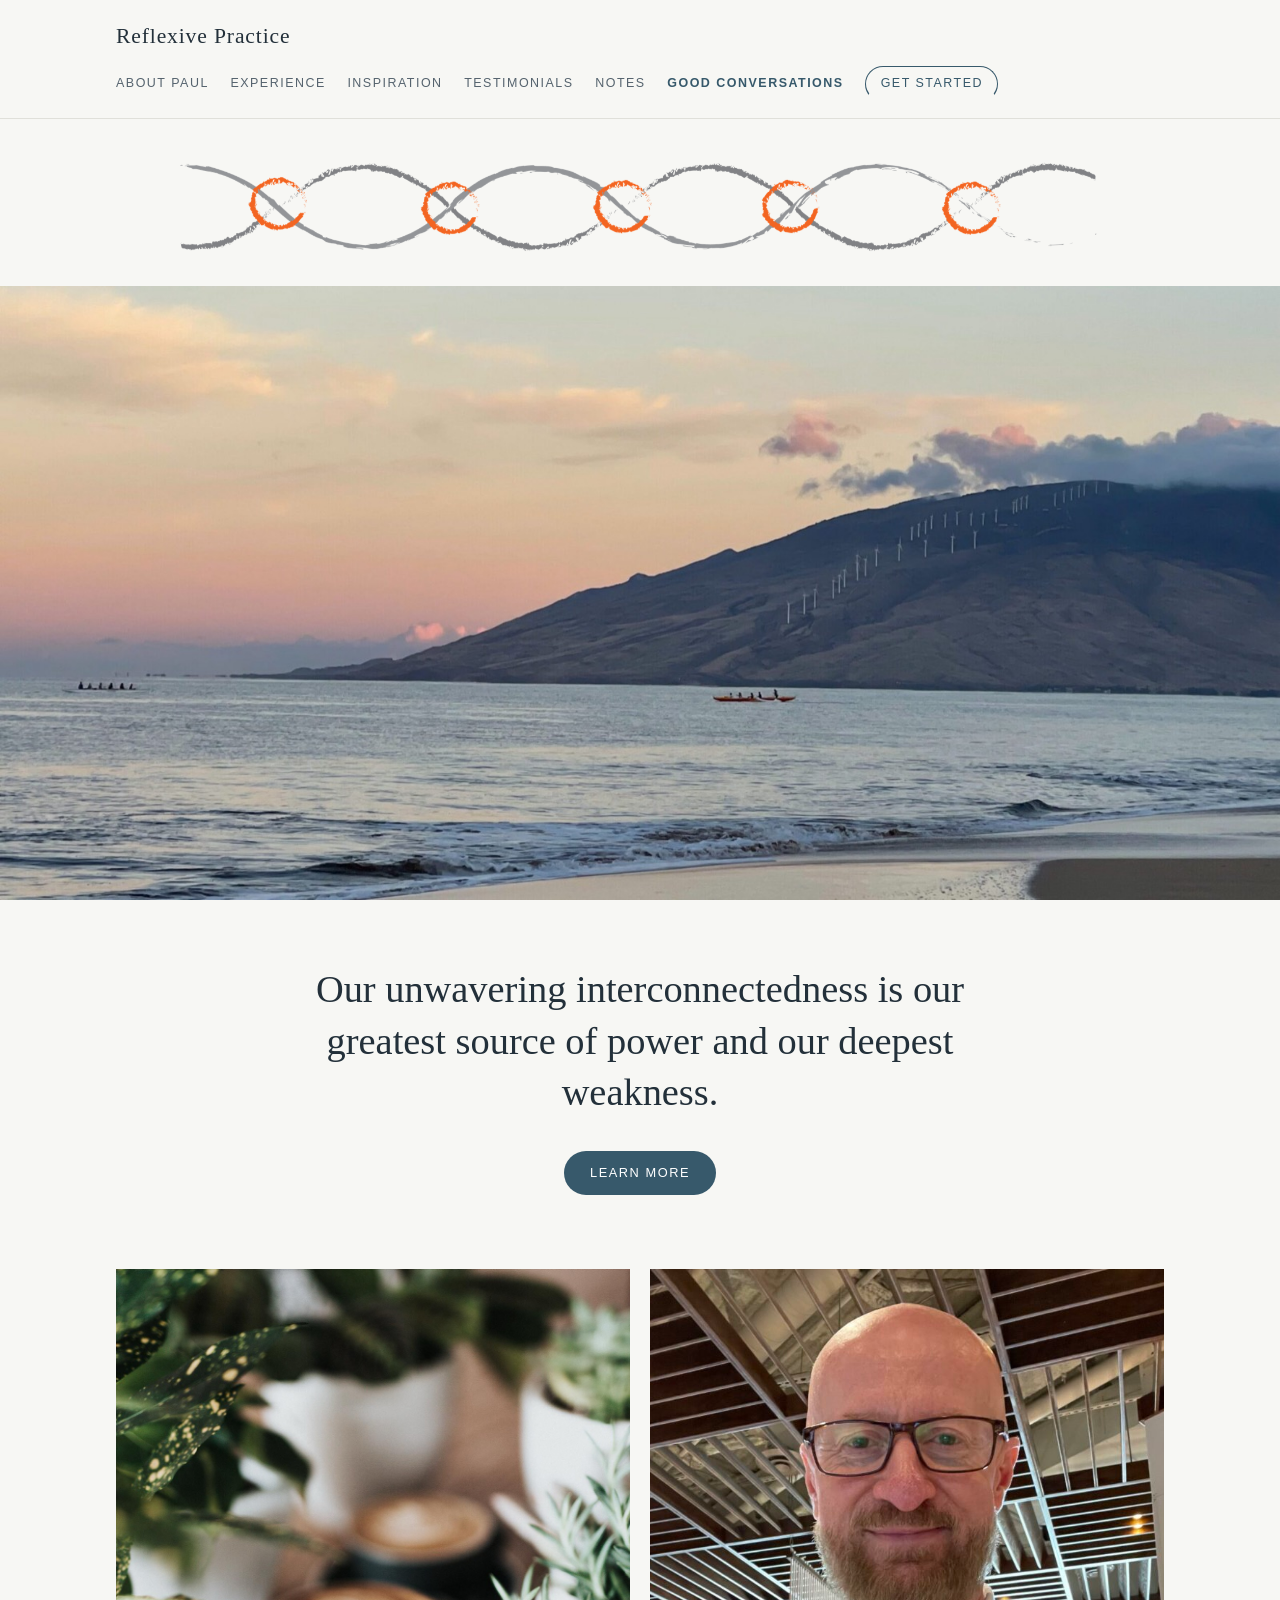
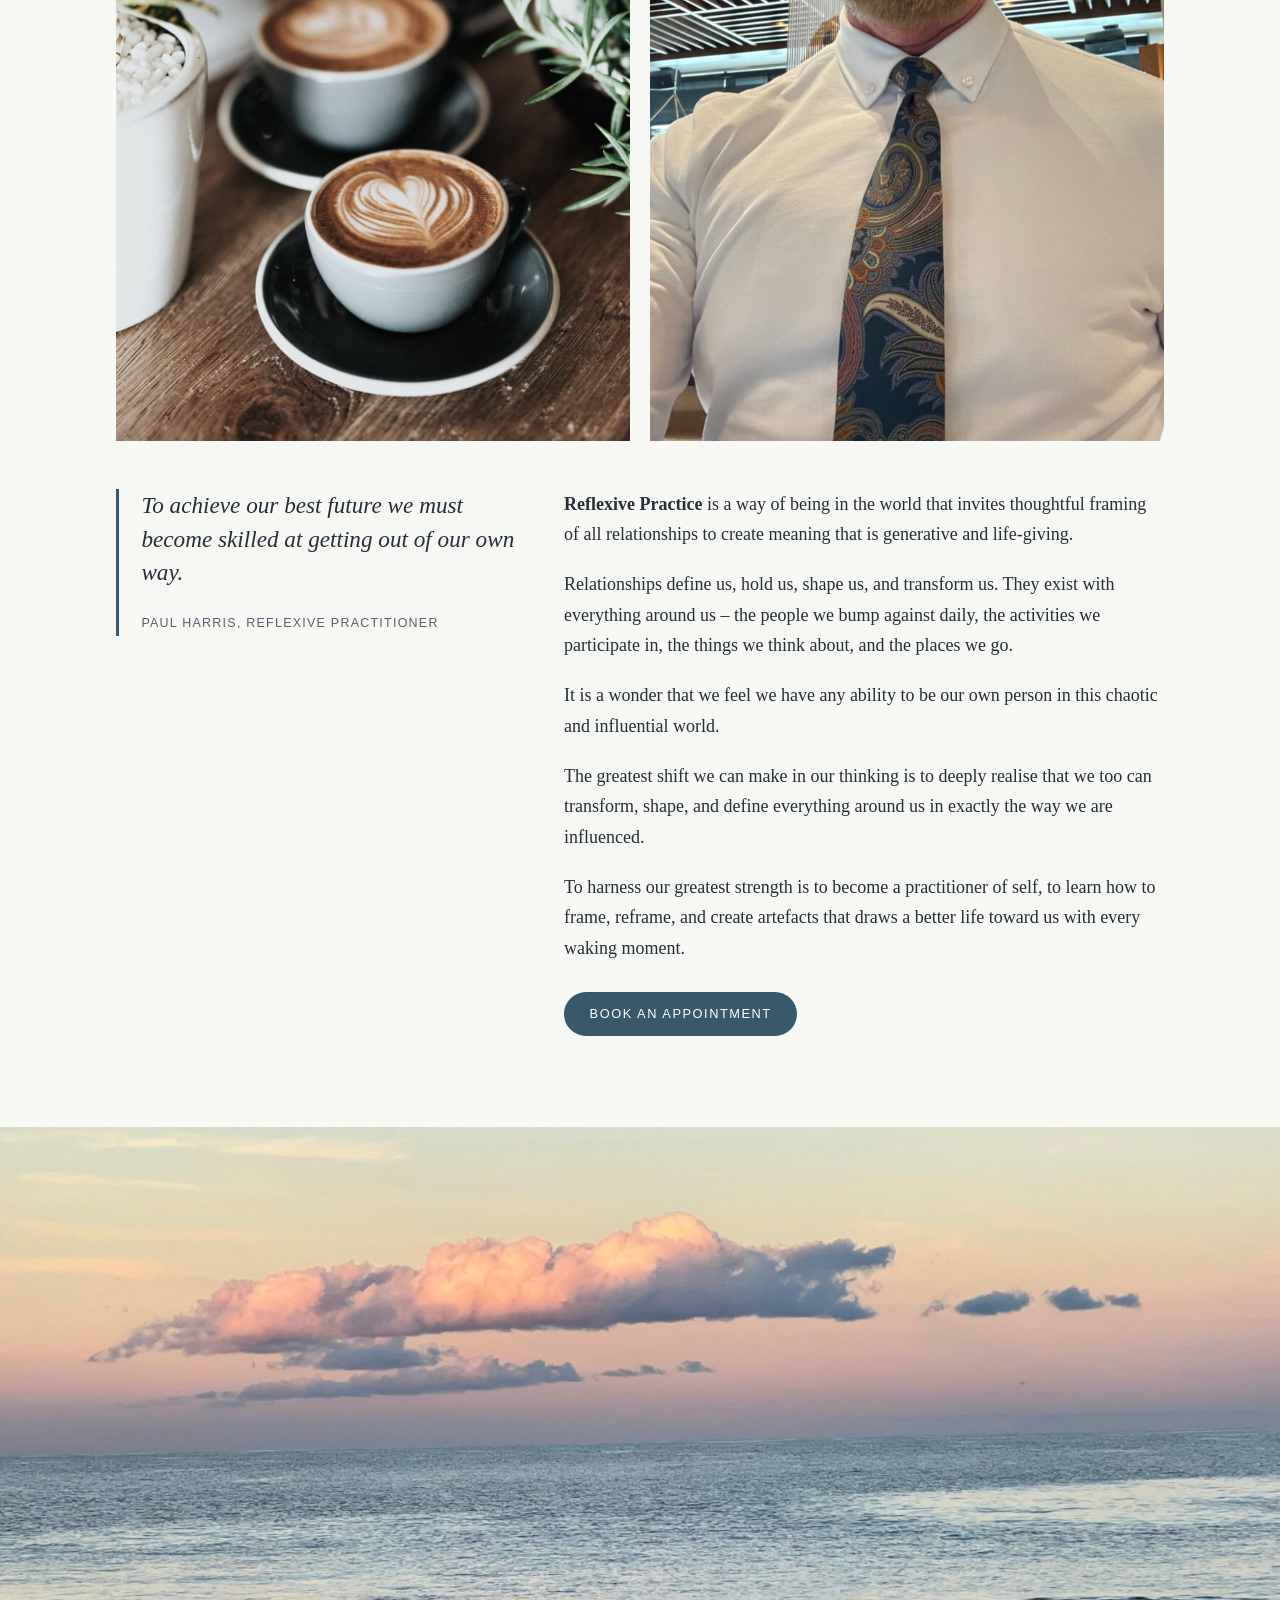
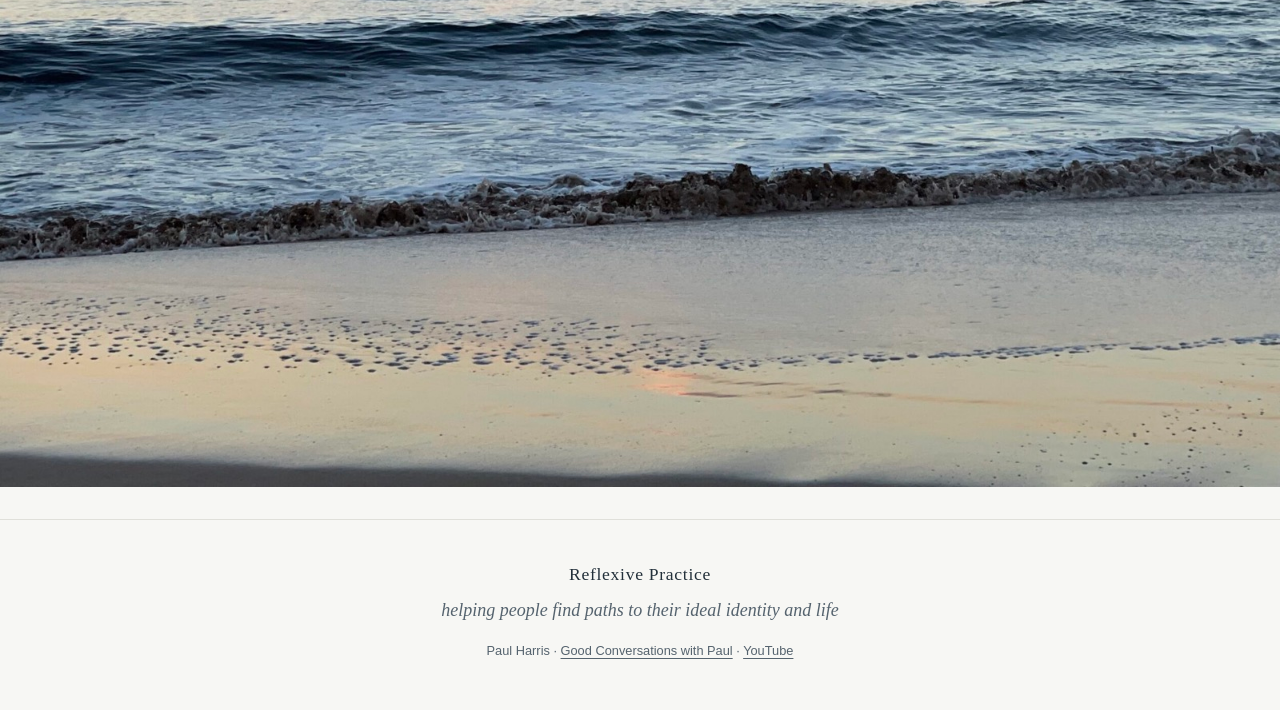
<file: index.html>
<!DOCTYPE html>
<html lang="en">
<head>
<meta charset="utf-8">
<meta name="viewport" content="width=device-width, initial-scale=1">
<title>Reflexive Practice &#8211; helping people find paths to their ideal identity and life</title>
<meta name="description" content="helping people find paths to their ideal identity and life">
<link rel="icon" type="image/jpeg" href="/img/favicon.jpeg">
<link rel="stylesheet" href="/css/style.css">
</head>
<body>
<header class="site-header">
  <div class="wrap header-inner">
    <a class="wordmark" href="/">Reflexive&nbsp;Practice</a>
    <nav class="site-nav">
        <a href="/coach/">About Paul</a>
        <a href="/experience/">Experience</a>
        <a href="/inspiration/">Inspiration</a>
        <a href="/testimonials/">Testimonials</a>
        <a href="/writing/">Notes</a>
        <a href="/good-conversations-with-paul/" data-podcast="">Good Conversations</a>
        <a class="btn-nav" href="/getstarted/">Get started</a>
    </nav>
  </div>
</header>

<main>

<div class="banner-strip"><img src="/img/practice-banner.png" alt="Reflexive Practice"></div>

<figure class="full-bleed"><img src="/img/ocean-at-sunrise.jpg" alt="Ocean at sunrise"></figure>

<section class="wrap narrow hero-statement">
  <h1>Our unwavering interconnectedness is our greatest source of power and our deepest weakness.</h1>
  <p class="center"><a class="btn" href="/coach/">Learn More</a></p>
</section>

<section class="wrap duo-images">
  <figure><img src="/img/home-image-2.jpg" alt=""></figure>
  <figure><img src="/img/ph-portrait.jpg" alt="Portrait of Paul Harris"></figure>
</section>

<section class="wrap two-col">
  <div class="col-quote">
    <blockquote>
      <p>To achieve our best future we must become skilled at getting out of our own way.</p>
      <cite>Paul Harris, Reflexive Practitioner</cite>
    </blockquote>
  </div>
  <div class="col-text">
    <p><strong>Reflexive Practice</strong> is a way of being in the world that invites thoughtful framing of all relationships to create meaning that is generative and life-giving.</p>
    <p>Relationships define us, hold us, shape us, and transform us. They exist with everything around us &#8211; the people we bump against daily, the activities we participate in, the things we think about, and the places we go.</p>
    <p>It is a wonder that we feel we have any ability to be our own person in this chaotic and influential world.</p>
    <p>The greatest shift we can make in our thinking is to deeply realise that we too can transform, shape, and define everything around us in exactly the way we are influenced.</p>
    <p>To harness our greatest strength is to become a practitioner of self, to learn how to frame, reframe, and create artefacts that draws a better life toward us with every waking moment.</p>
    <p><a class="btn" href="/getstarted/">Book an appointment</a></p>
  </div>
</section>

<figure class="full-bleed"><img src="/img/ocean.jpg" alt="Ocean"></figure>

</main>

<footer class="site-footer">
  <div class="wrap">
    <p class="footer-name">Reflexive Practice</p>
    <p class="footer-tag">helping people find paths to their ideal identity and life</p>
    <p class="footer-meta">Paul Harris &middot; <a href="/good-conversations-with-paul/">Good Conversations with Paul</a> &middot; <a href="https://www.youtube.com/@reflexivepractice">YouTube</a></p>
  </div>
</footer>
</body>
</html>
</file>
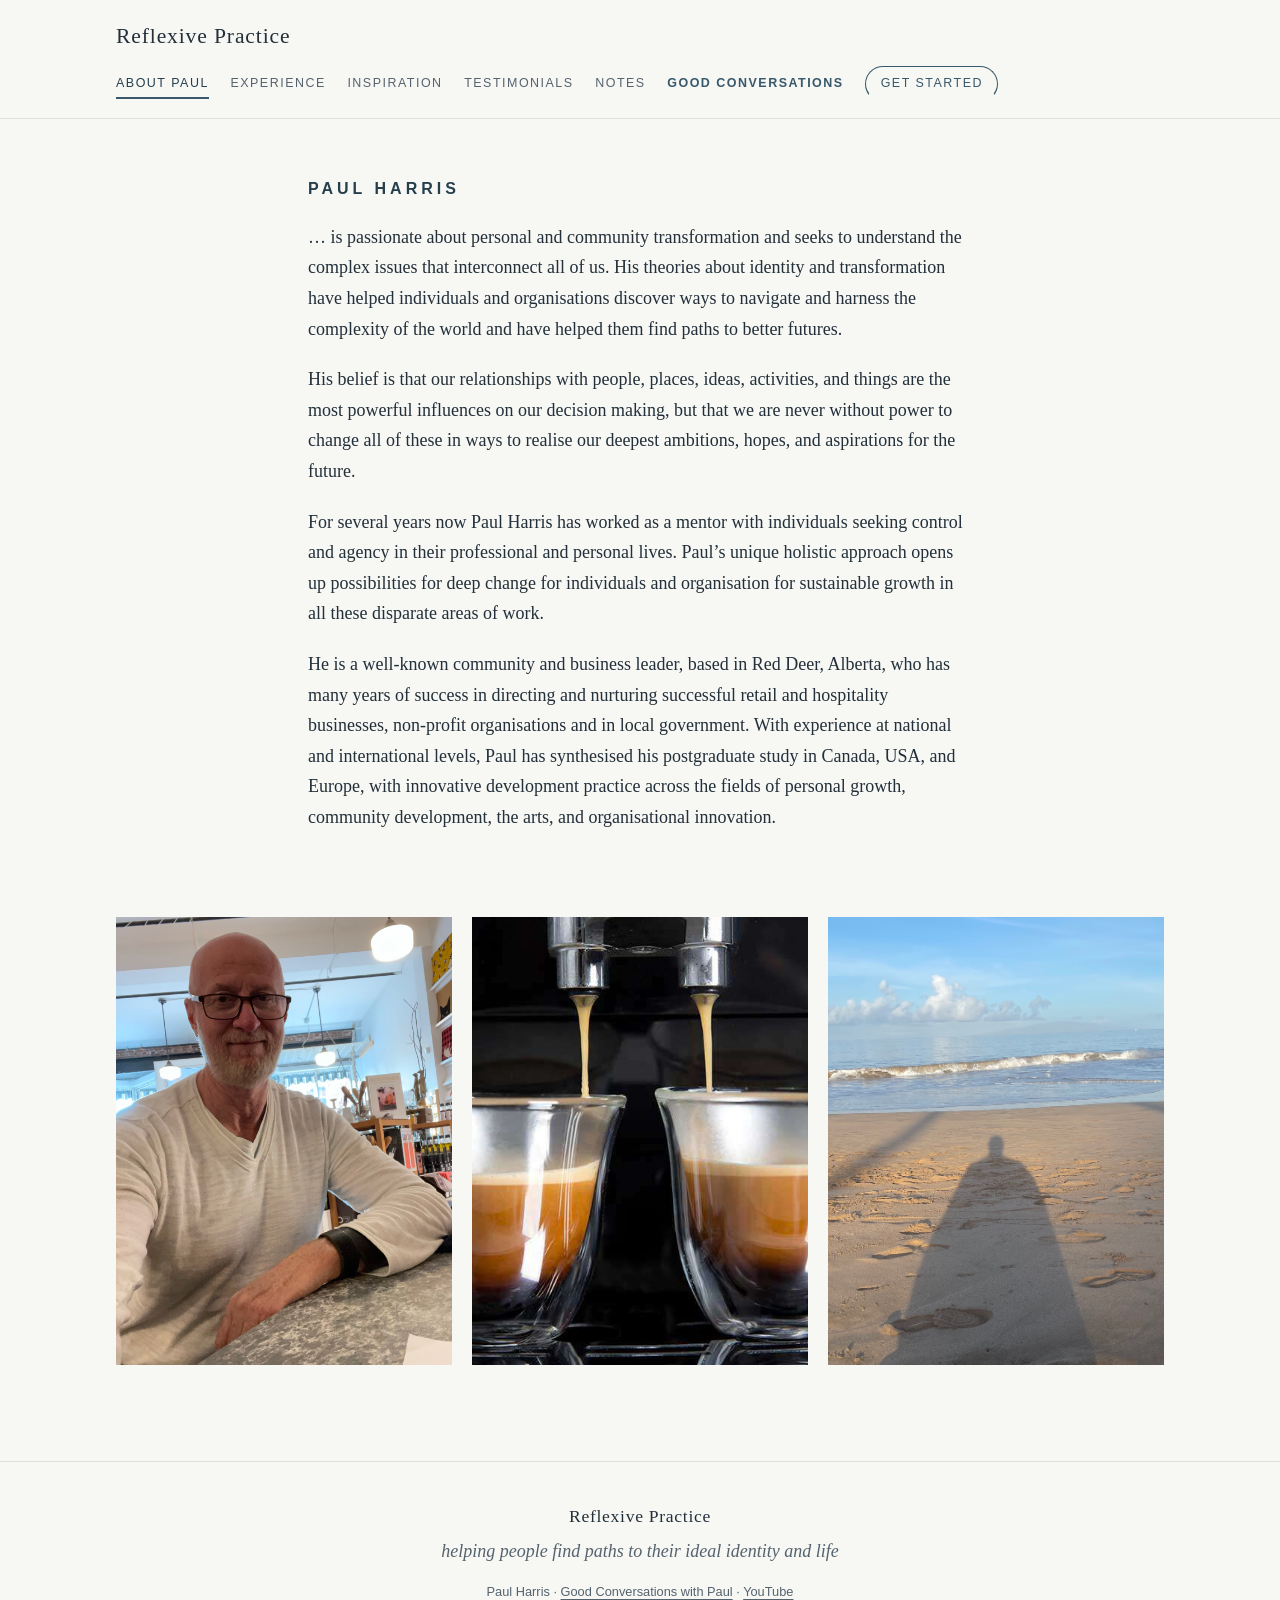
<file: coach/index.html>
<!DOCTYPE html>
<html lang="en">
<head>
<meta charset="utf-8">
<meta name="viewport" content="width=device-width, initial-scale=1">
<title>About Paul &#8211; Reflexive Practice</title>
<meta name="description" content="helping people find paths to their ideal identity and life">
<link rel="icon" type="image/jpeg" href="/img/favicon.jpeg">
<link rel="stylesheet" href="/css/style.css">
</head>
<body>
<header class="site-header">
  <div class="wrap header-inner">
    <a class="wordmark" href="/">Reflexive&nbsp;Practice</a>
    <nav class="site-nav">
        <a href="/coach/" class="active">About Paul</a>
        <a href="/experience/">Experience</a>
        <a href="/inspiration/">Inspiration</a>
        <a href="/testimonials/">Testimonials</a>
        <a href="/writing/">Notes</a>
        <a href="/good-conversations-with-paul/" data-podcast="">Good Conversations</a>
        <a class="btn-nav" href="/getstarted/">Get started</a>
    </nav>
  </div>
</header>

<main>

<article class="wrap narrow page-body">
  <p class="kicker">Paul Harris</p>
  <p>&#8230; is passionate about personal and community transformation and seeks to understand the complex issues that interconnect all of us.&nbsp;His theories about identity and transformation have helped individuals and organisations discover ways to navigate and harness the complexity of the world and have helped them find paths to better futures.</p>
  <p>His belief is that our relationships with people, places, ideas, activities, and things are the most powerful influences on our decision making, but that we are never without power to change all of these in ways to realise our deepest ambitions, hopes, and aspirations for the future.</p>
  <p>For several years now Paul Harris has worked as a mentor with individuals seeking control and agency in their professional and personal lives. Paul&#8217;s unique holistic approach opens up possibilities for deep change for individuals and organisation for sustainable growth in all these disparate areas of work.</p>
  <p>He is a well-known community and business leader, based in Red Deer, Alberta, who has many years of success in directing and nurturing successful retail and hospitality businesses, non-profit organisations and in local government. With experience at national and international levels, Paul has synthesised his postgraduate study in Canada, USA, and Europe, with innovative development practice across the fields of personal growth, community development, the arts, and organisational innovation.</p>
</article>

<section class="wrap gallery-3">
  <figure><img src="/img/paul-harris-selfie.jpg" alt="Paul Harris"></figure>
  <figure><img src="/img/gallery-image-8.jpg" alt=""></figure>
  <figure><img src="/img/shadow.jpg" alt=""></figure>
</section>

</main>

<footer class="site-footer">
  <div class="wrap">
    <p class="footer-name">Reflexive Practice</p>
    <p class="footer-tag">helping people find paths to their ideal identity and life</p>
    <p class="footer-meta">Paul Harris &middot; <a href="/good-conversations-with-paul/">Good Conversations with Paul</a> &middot; <a href="https://www.youtube.com/@reflexivepractice">YouTube</a></p>
  </div>
</footer>
</body>
</html>
</file>
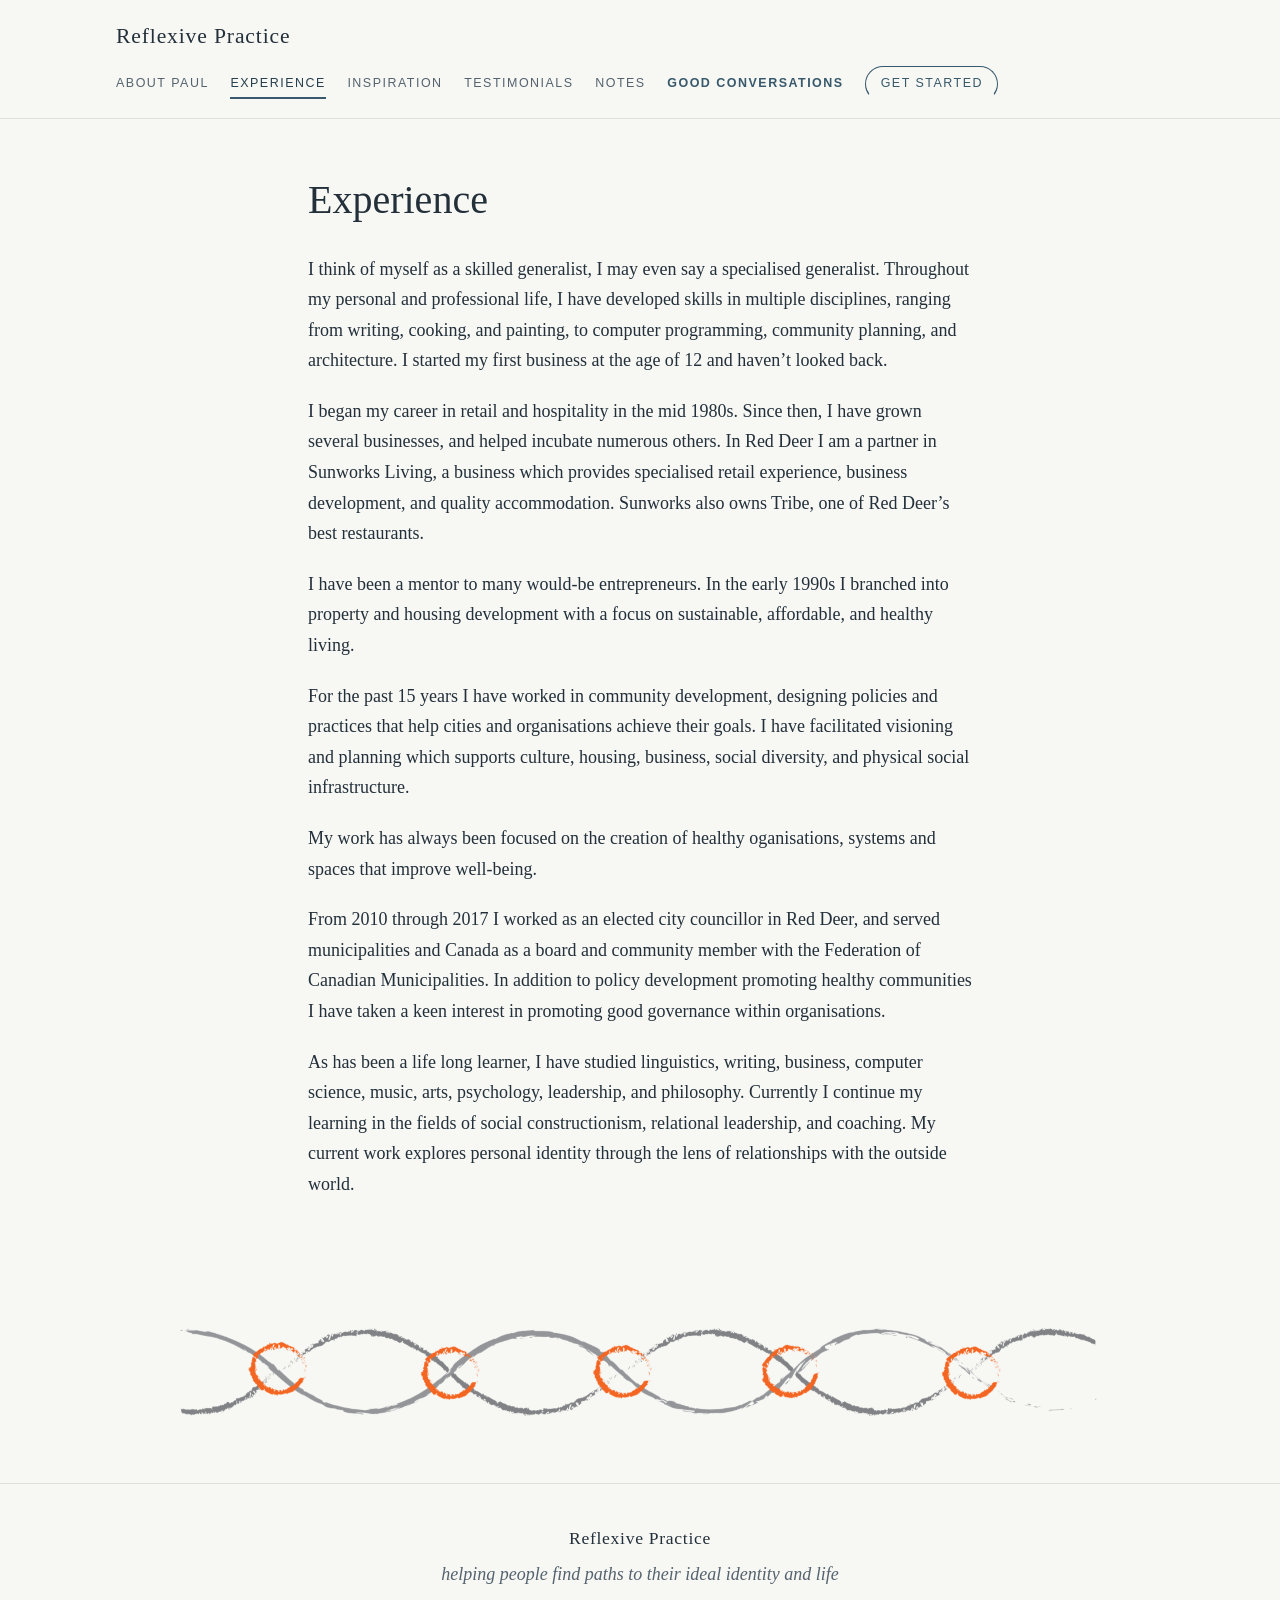
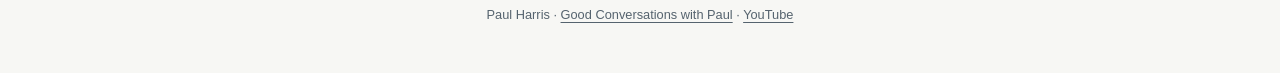
<file: experience/index.html>
<!DOCTYPE html>
<html lang="en">
<head>
<meta charset="utf-8">
<meta name="viewport" content="width=device-width, initial-scale=1">
<title>Experience &#8211; Reflexive Practice</title>
<meta name="description" content="helping people find paths to their ideal identity and life">
<link rel="icon" type="image/jpeg" href="/img/favicon.jpeg">
<link rel="stylesheet" href="/css/style.css">
</head>
<body>
<header class="site-header">
  <div class="wrap header-inner">
    <a class="wordmark" href="/">Reflexive&nbsp;Practice</a>
    <nav class="site-nav">
        <a href="/coach/">About Paul</a>
        <a href="/experience/" class="active">Experience</a>
        <a href="/inspiration/">Inspiration</a>
        <a href="/testimonials/">Testimonials</a>
        <a href="/writing/">Notes</a>
        <a href="/good-conversations-with-paul/" data-podcast="">Good Conversations</a>
        <a class="btn-nav" href="/getstarted/">Get started</a>
    </nav>
  </div>
</header>

<main>

<article class="wrap narrow page-body">
  <h1>Experience</h1>
  <p>I think of myself as a skilled generalist, I may even say a specialised generalist. Throughout my personal and professional life, I have developed skills in multiple disciplines, ranging from writing, cooking, and painting, to computer programming, community planning, and architecture. I started my first business at the age of 12 and haven&#8217;t looked back.</p>
  <p>I began my career in retail and hospitality in the mid 1980s. Since then, I have grown several businesses, and helped incubate numerous others. In Red Deer I am a partner in Sunworks Living, a business which provides specialised retail experience, business development, and quality accommodation. Sunworks also owns Tribe, one of Red Deer&#8217;s best restaurants.</p>
  <p>I have been a mentor to many would-be entrepreneurs. In the early 1990s I branched into property and housing development with a focus on sustainable, affordable, and healthy living.</p>
  <p>For the past 15 years I have worked in community development, designing policies and practices that help cities and organisations achieve their goals. I have facilitated visioning and planning which supports culture, housing, business, social diversity, and physical social infrastructure.</p>
  <p>My work has always been focused on the creation of healthy oganisations, systems and spaces that improve well-being.</p>
  <p>From 2010 through 2017 I worked as an elected city councillor in Red Deer, and served municipalities and Canada as a board and community member with the Federation of Canadian Municipalities. In addition to policy development promoting healthy communities I have taken a keen interest in promoting good governance within organisations.</p>
  <p>As has been a life long learner, I have studied linguistics, writing, business, computer science, music, arts, psychology, leadership, and philosophy. Currently I continue my learning in the fields of social constructionism, relational leadership, and coaching. My current work explores personal identity through the lens of relationships with the outside world.</p>
</article>

<div class="banner-strip"><img src="/img/practice-banner.png" alt="Reflexive Practice"></div>

</main>

<footer class="site-footer">
  <div class="wrap">
    <p class="footer-name">Reflexive Practice</p>
    <p class="footer-tag">helping people find paths to their ideal identity and life</p>
    <p class="footer-meta">Paul Harris &middot; <a href="/good-conversations-with-paul/">Good Conversations with Paul</a> &middot; <a href="https://www.youtube.com/@reflexivepractice">YouTube</a></p>
  </div>
</footer>
</body>
</html>
</file>
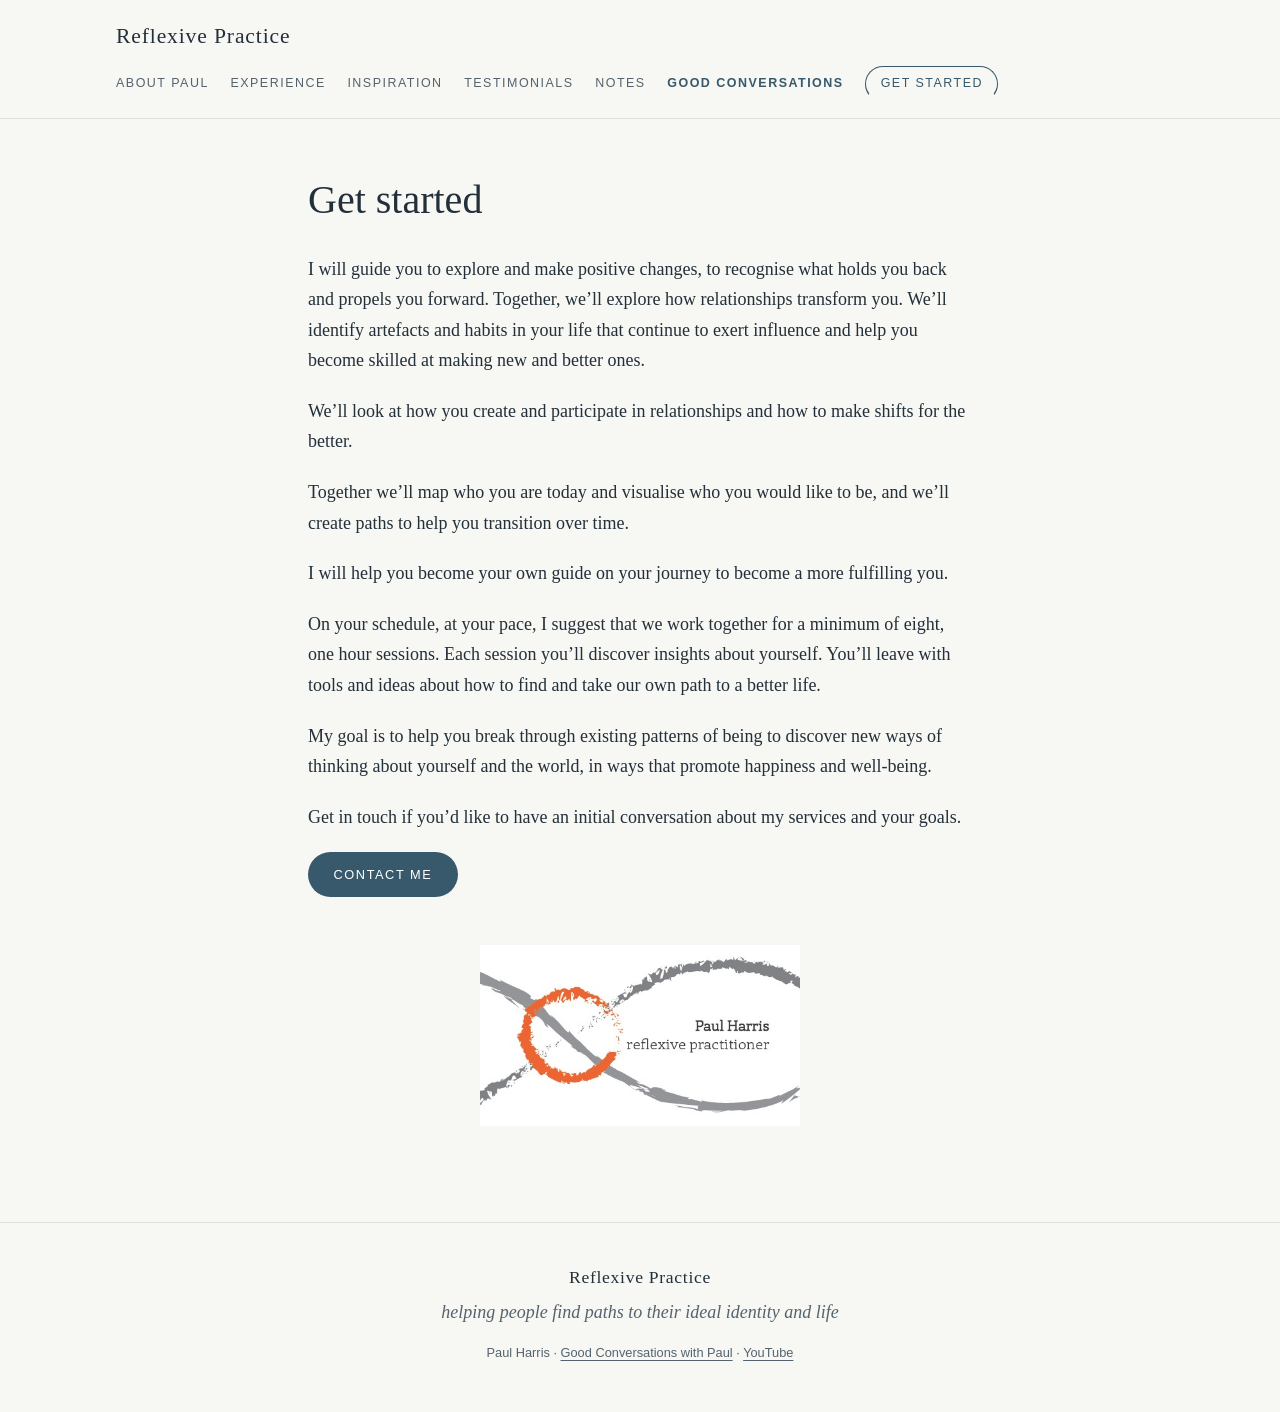
<file: getstarted/index.html>
<!DOCTYPE html>
<html lang="en">
<head>
<meta charset="utf-8">
<meta name="viewport" content="width=device-width, initial-scale=1">
<title>Get started &#8211; Reflexive Practice</title>
<meta name="description" content="helping people find paths to their ideal identity and life">
<link rel="icon" type="image/jpeg" href="/img/favicon.jpeg">
<link rel="stylesheet" href="/css/style.css">
</head>
<body>
<header class="site-header">
  <div class="wrap header-inner">
    <a class="wordmark" href="/">Reflexive&nbsp;Practice</a>
    <nav class="site-nav">
        <a href="/coach/">About Paul</a>
        <a href="/experience/">Experience</a>
        <a href="/inspiration/">Inspiration</a>
        <a href="/testimonials/">Testimonials</a>
        <a href="/writing/">Notes</a>
        <a href="/good-conversations-with-paul/" data-podcast="">Good Conversations</a>
        <a class="btn-nav" href="/getstarted/">Get started</a>
    </nav>
  </div>
</header>

<main>

<article class="wrap narrow page-body">
  <h1>Get started</h1>
  <p>I will guide you to explore and make positive changes, to recognise what holds you back and propels you forward. Together, we&#8217;ll explore how relationships transform you. We&#8217;ll identify artefacts and habits in your life that continue to exert influence and help you become skilled at making new and better ones.</p>
  <p>We&#8217;ll look at how you create and participate in relationships and how to make shifts for the better.</p>
  <p>Together we&#8217;ll map who you are today and visualise who you would like to be, and we&#8217;ll create paths to help you transition over time.</p>
  <p>I will help you become your own guide on your journey to become a more fulfilling you.</p>
  <p>On your schedule, at your pace, I suggest that we work together for a minimum of eight, one hour sessions. Each session you&#8217;ll discover insights about yourself. You&#8217;ll leave with tools and ideas about how to find and take our own path to a better life.</p>
  <p>My goal is to help you break through existing patterns of being to discover new ways of thinking about yourself and the world, in ways that promote happiness and well-being.</p>
  <p>Get in touch if you&#8217;d like to have an initial conversation about my services and your goals.</p>
  <p class="contact-cta"><a class="btn" href="mailto:paul@sunworks.ca?subject=Reflexive%20Practice%20%E2%80%94%20getting%20started">Contact me</a></p>
  <figure class="logo-figure"><img src="/img/logo.jpg" alt="Reflexive Practice logo"></figure>
</article>

</main>

<footer class="site-footer">
  <div class="wrap">
    <p class="footer-name">Reflexive Practice</p>
    <p class="footer-tag">helping people find paths to their ideal identity and life</p>
    <p class="footer-meta">Paul Harris &middot; <a href="/good-conversations-with-paul/">Good Conversations with Paul</a> &middot; <a href="https://www.youtube.com/@reflexivepractice">YouTube</a></p>
  </div>
</footer>
</body>
</html>
</file>
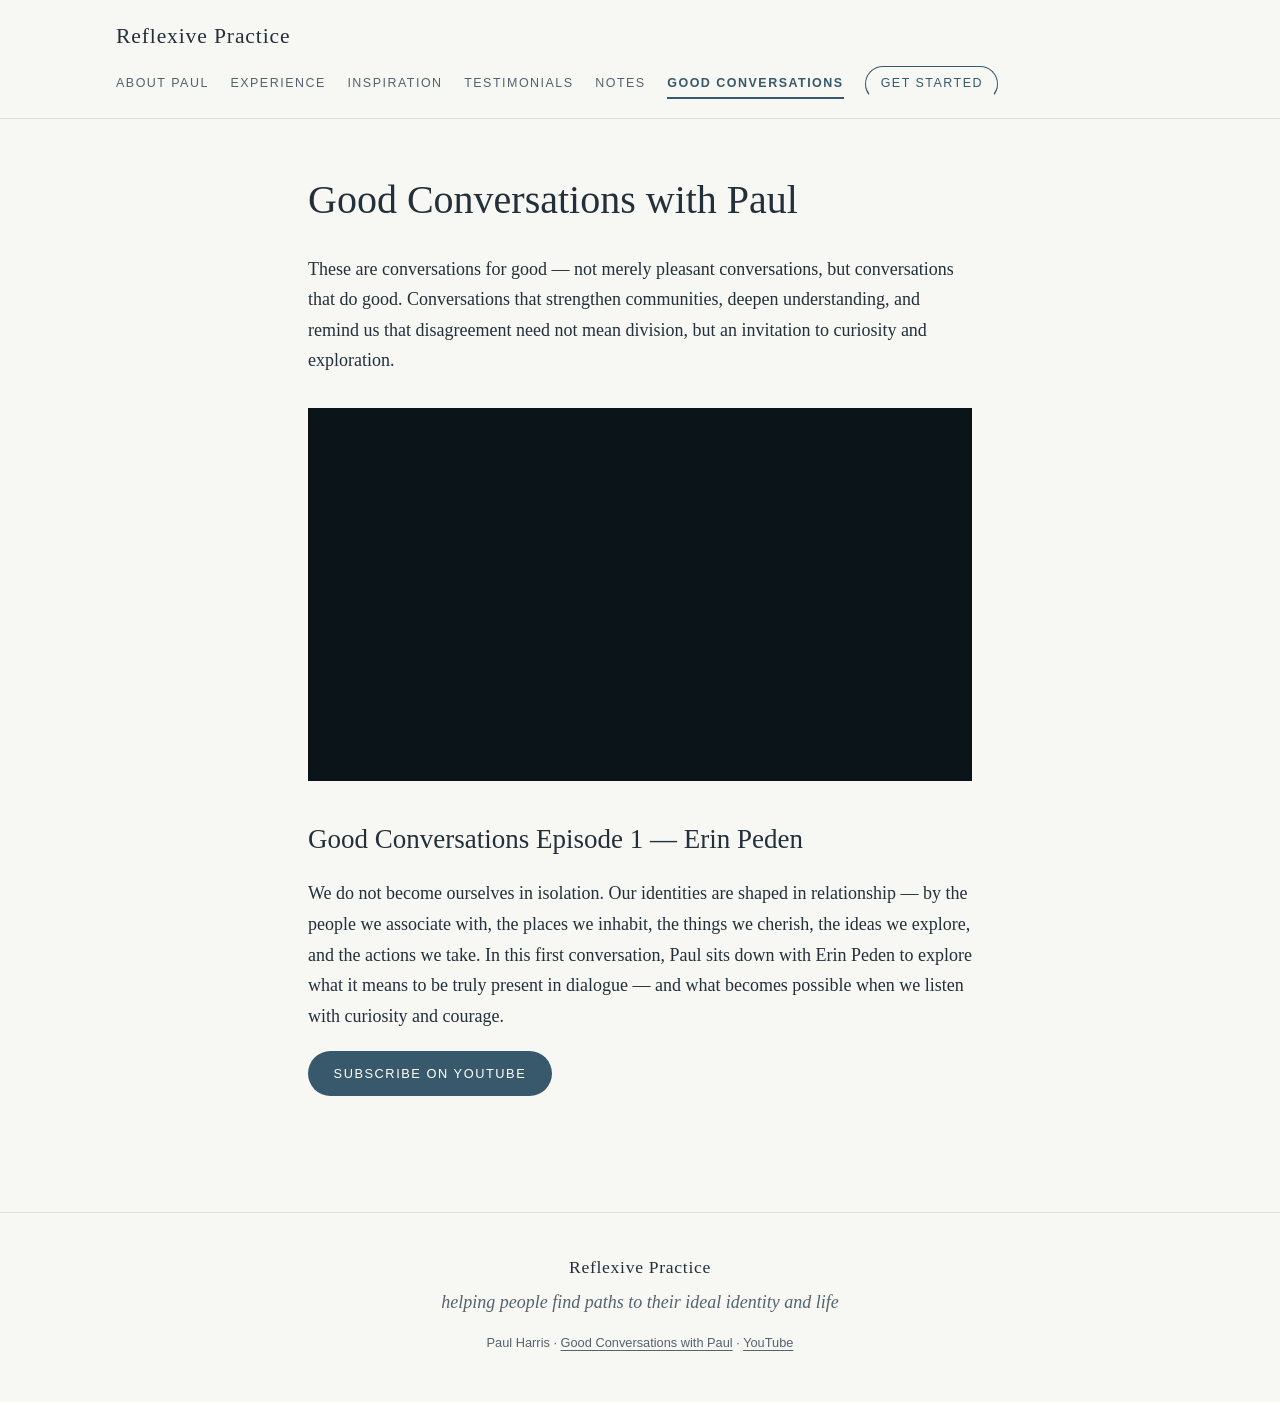
<file: good-conversations-with-paul/index.html>
<!DOCTYPE html>
<html lang="en">
<head>
<meta charset="utf-8">
<meta name="viewport" content="width=device-width, initial-scale=1">
<title>Good Conversations with Paul &#8211; Reflexive Practice</title>
<meta name="description" content="helping people find paths to their ideal identity and life">
<link rel="icon" type="image/jpeg" href="/img/favicon.jpeg">
<link rel="stylesheet" href="/css/style.css">
</head>
<body>
<header class="site-header">
  <div class="wrap header-inner">
    <a class="wordmark" href="/">Reflexive&nbsp;Practice</a>
    <nav class="site-nav">
        <a href="/coach/">About Paul</a>
        <a href="/experience/">Experience</a>
        <a href="/inspiration/">Inspiration</a>
        <a href="/testimonials/">Testimonials</a>
        <a href="/writing/">Notes</a>
        <a href="/good-conversations-with-paul/" class="active" data-podcast="">Good Conversations</a>
        <a class="btn-nav" href="/getstarted/">Get started</a>
    </nav>
  </div>
</header>

<main>

<article class="wrap narrow page-body">
  <h1>Good Conversations with Paul</h1>
  <p>These are conversations for good &#8212; not merely pleasant conversations, but conversations that do good. Conversations that strengthen communities, deepen understanding, and remind us that disagreement need not mean division, but an invitation to curiosity and exploration.</p>
  <div class="video-embed">
    <iframe title="Good Conversations Episode 1: Erin Peden" src="https://www.youtube.com/embed/jOghLRtmqkA" frameborder="0" allow="accelerometer; autoplay; clipboard-write; encrypted-media; gyroscope; picture-in-picture; web-share" referrerpolicy="strict-origin-when-cross-origin" allowfullscreen></iframe>
  </div>
  <h2>Good Conversations Episode 1 &#8212; Erin Peden</h2>
  <p>We do not become ourselves in isolation. Our identities are shaped in relationship &#8212; by the people we associate with, the places we inhabit, the things we cherish, the ideas we explore, and the actions we take. In this first conversation, Paul sits down with Erin Peden to explore what it means to be truly present in dialogue &#8212; and what becomes possible when we listen with curiosity and courage.</p>
  <p><a class="btn" href="https://www.youtube.com/@reflexivepractice">Subscribe on YouTube</a></p>
</article>

</main>

<footer class="site-footer">
  <div class="wrap">
    <p class="footer-name">Reflexive Practice</p>
    <p class="footer-tag">helping people find paths to their ideal identity and life</p>
    <p class="footer-meta">Paul Harris &middot; <a href="/good-conversations-with-paul/">Good Conversations with Paul</a> &middot; <a href="https://www.youtube.com/@reflexivepractice">YouTube</a></p>
  </div>
</footer>
</body>
</html>
</file>
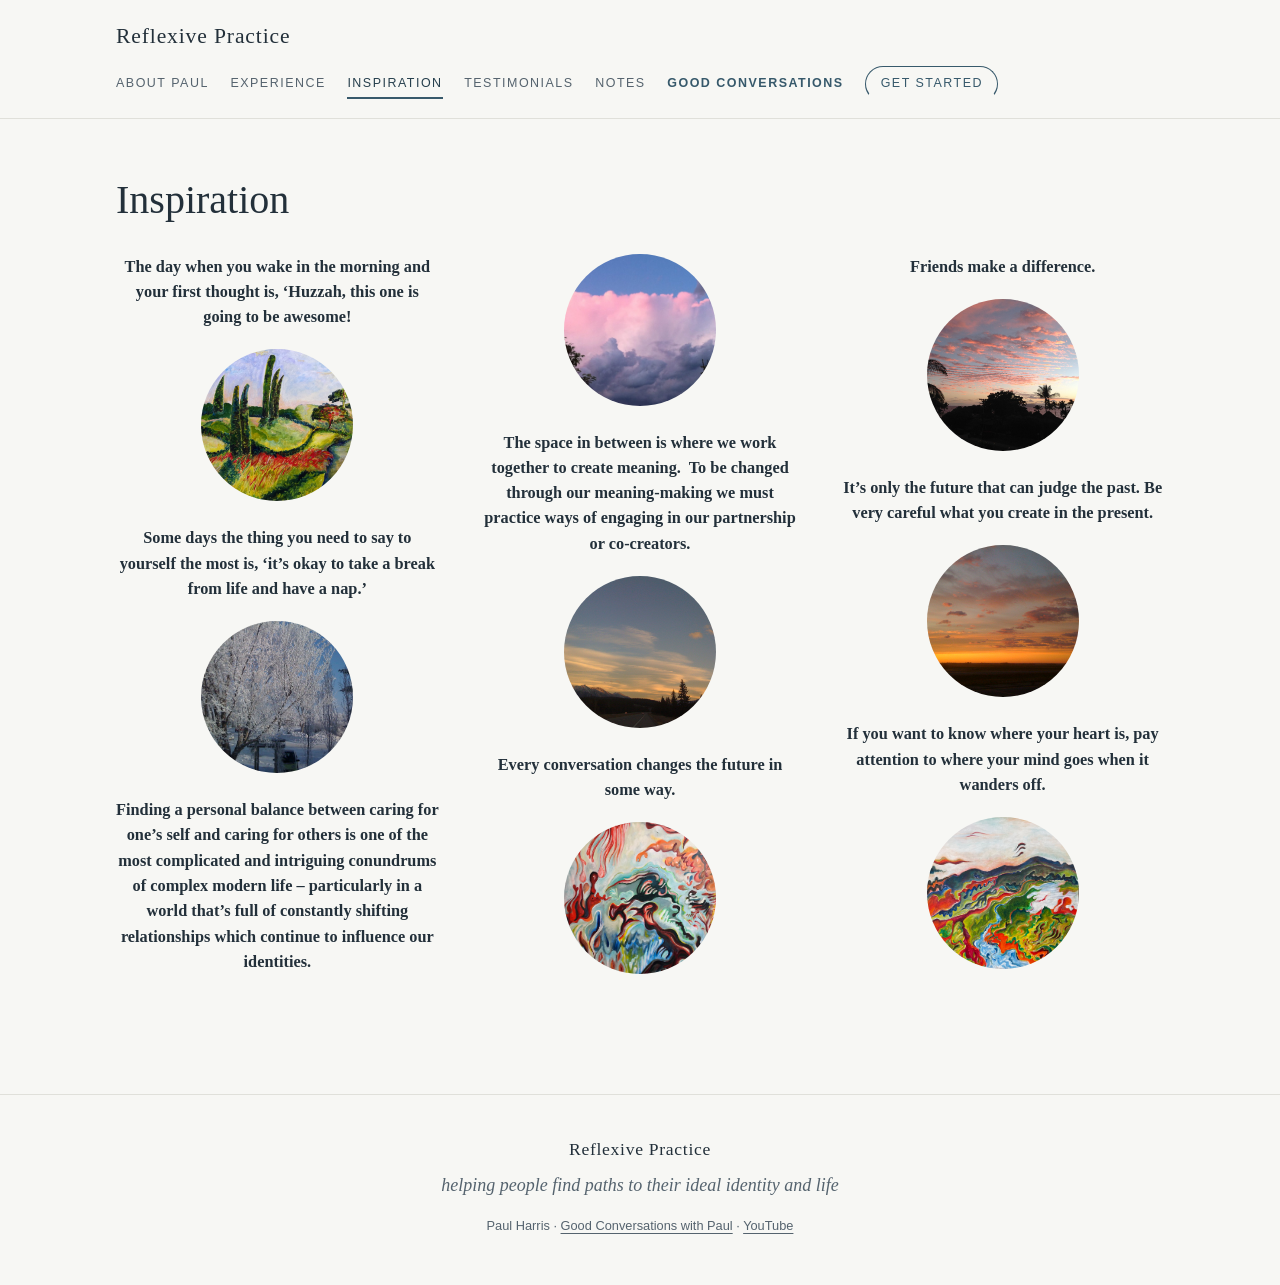
<file: inspiration/index.html>
<!DOCTYPE html>
<html lang="en">
<head>
<meta charset="utf-8">
<meta name="viewport" content="width=device-width, initial-scale=1">
<title>Inspiration &#8211; Reflexive Practice</title>
<meta name="description" content="helping people find paths to their ideal identity and life">
<link rel="icon" type="image/jpeg" href="/img/favicon.jpeg">
<link rel="stylesheet" href="/css/style.css">
</head>
<body>
<header class="site-header">
  <div class="wrap header-inner">
    <a class="wordmark" href="/">Reflexive&nbsp;Practice</a>
    <nav class="site-nav">
        <a href="/coach/">About Paul</a>
        <a href="/experience/">Experience</a>
        <a href="/inspiration/" class="active">Inspiration</a>
        <a href="/testimonials/">Testimonials</a>
        <a href="/writing/">Notes</a>
        <a href="/good-conversations-with-paul/" data-podcast="">Good Conversations</a>
        <a class="btn-nav" href="/getstarted/">Get started</a>
    </nav>
  </div>
</header>

<main>

<article class="wrap page-body">
  <h1>Inspiration</h1>
  <div class="inspiration-grid">
    <div class="insp-col">
      <p class="insp-quote">The day when you wake in the morning and your first thought is, &#8216;Huzzah, this one is going to be awesome!</p>
      <figure class="insp-img"><img src="/img/img-4177.jpg" alt=""></figure>
      <p class="insp-quote">Some days the thing you need to say to yourself the most is, &#8216;it&#8217;s okay to take a break from life and have a nap.&#8217;</p>
      <figure class="insp-img"><img src="/img/img-0974.jpg" alt=""></figure>
      <p class="insp-quote">Finding a personal balance between caring for one&#8217;s self and caring for others is one of the most complicated and intriguing conundrums of complex modern life &#8211; particularly in a world that&#8217;s full of constantly shifting relationships which continue to influence our identities.</p>
    </div>
    <div class="insp-col">
      <figure class="insp-img"><img src="/img/img-1852.jpg" alt=""></figure>
      <p class="insp-quote">The space in between is where we work together to create meaning.&nbsp; To be changed through our meaning-making we must practice ways of engaging in our partnership or co-creators.</p>
      <figure class="insp-img"><img src="/img/img-0294.jpg" alt=""></figure>
      <p class="insp-quote">Every conversation changes the future in some way.</p>
      <figure class="insp-img"><img src="/img/img-1512.jpg" alt=""></figure>
    </div>
    <div class="insp-col">
      <p class="insp-quote">Friends make a difference.</p>
      <figure class="insp-img"><img src="/img/img-0151.jpg" alt=""></figure>
      <p class="insp-quote">It&#8217;s only the future that can judge the past. Be very careful what you create in the present.</p>
      <figure class="insp-img"><img src="/img/img-0106.jpg" alt=""></figure>
      <p class="insp-quote">If you want to know where your heart is, pay attention to where your mind goes when it wanders off.</p>
      <figure class="insp-img"><img src="/img/painting-2.jpg" alt=""></figure>
    </div>
  </div>
</article>

</main>

<footer class="site-footer">
  <div class="wrap">
    <p class="footer-name">Reflexive Practice</p>
    <p class="footer-tag">helping people find paths to their ideal identity and life</p>
    <p class="footer-meta">Paul Harris &middot; <a href="/good-conversations-with-paul/">Good Conversations with Paul</a> &middot; <a href="https://www.youtube.com/@reflexivepractice">YouTube</a></p>
  </div>
</footer>
</body>
</html>
</file>
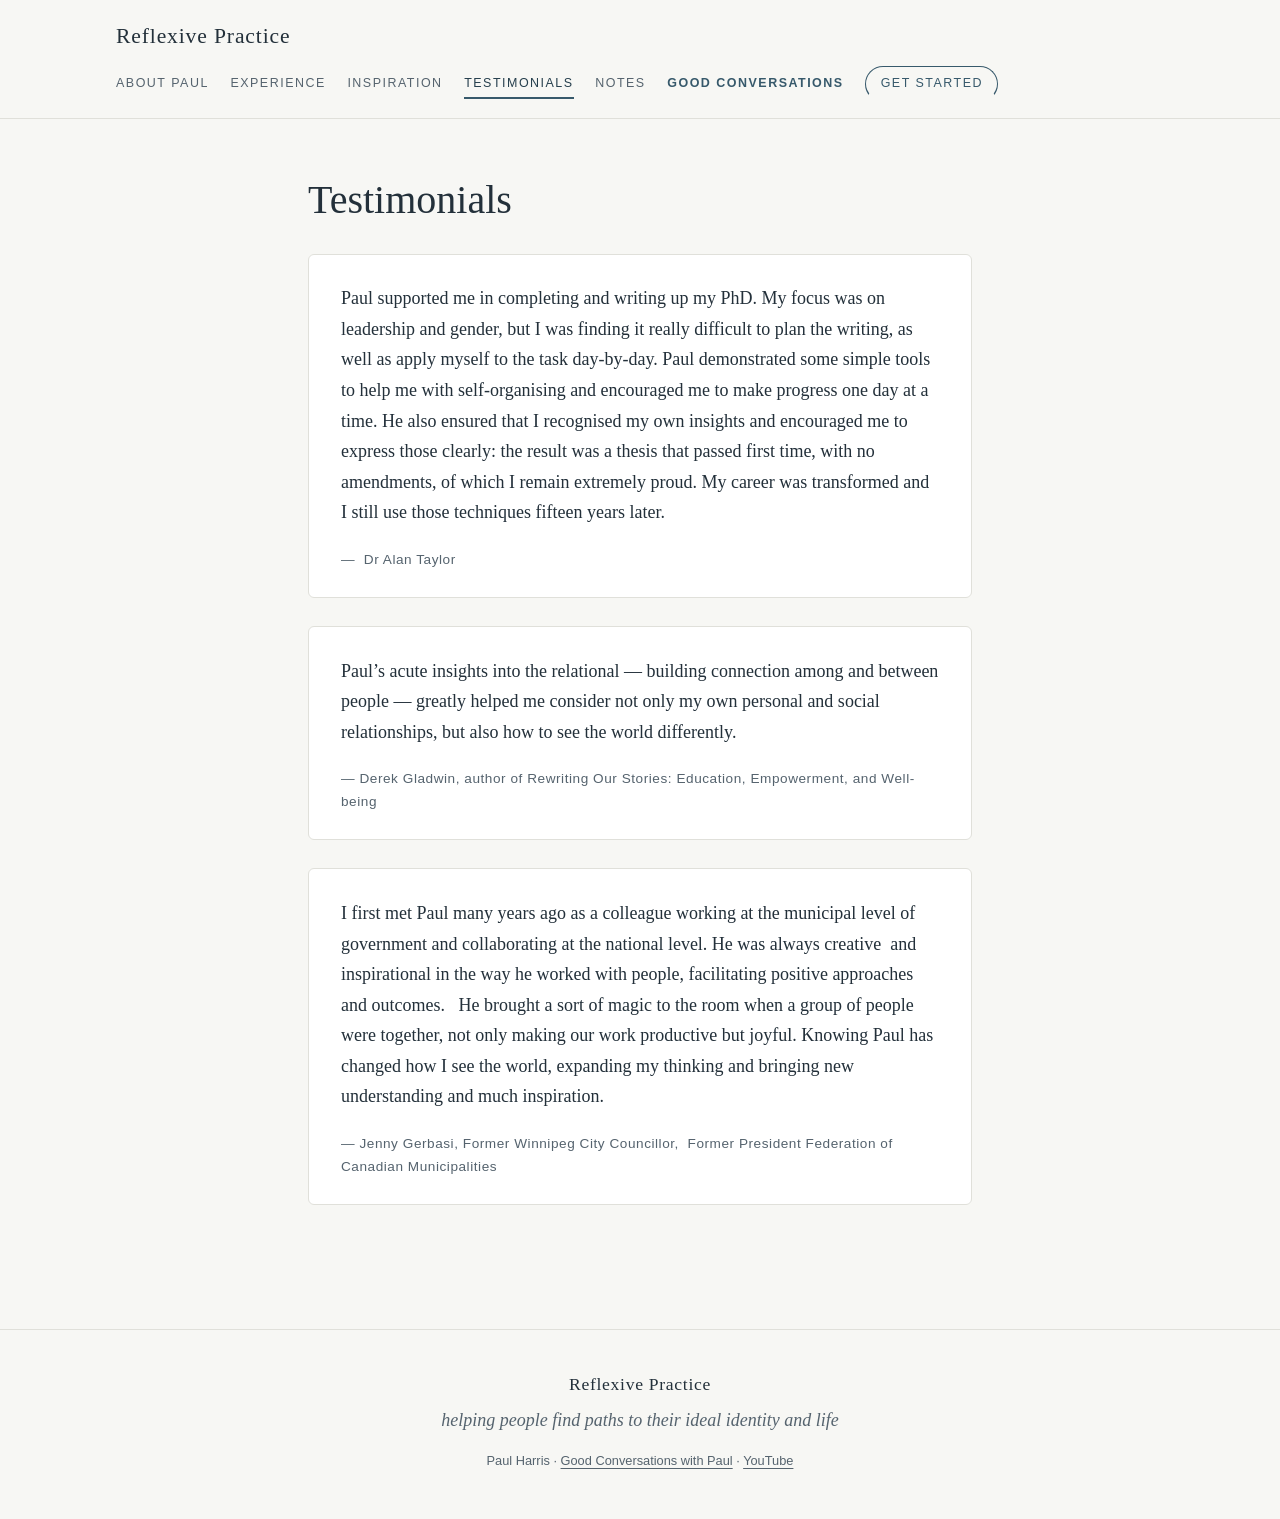
<file: testimonials/index.html>
<!DOCTYPE html>
<html lang="en">
<head>
<meta charset="utf-8">
<meta name="viewport" content="width=device-width, initial-scale=1">
<title>Testimonials &#8211; Reflexive Practice</title>
<meta name="description" content="helping people find paths to their ideal identity and life">
<link rel="icon" type="image/jpeg" href="/img/favicon.jpeg">
<link rel="stylesheet" href="/css/style.css">
</head>
<body>
<header class="site-header">
  <div class="wrap header-inner">
    <a class="wordmark" href="/">Reflexive&nbsp;Practice</a>
    <nav class="site-nav">
        <a href="/coach/">About Paul</a>
        <a href="/experience/">Experience</a>
        <a href="/inspiration/">Inspiration</a>
        <a href="/testimonials/" class="active">Testimonials</a>
        <a href="/writing/">Notes</a>
        <a href="/good-conversations-with-paul/" data-podcast="">Good Conversations</a>
        <a class="btn-nav" href="/getstarted/">Get started</a>
    </nav>
  </div>
</header>

<main>

<article class="wrap narrow page-body">
  <h1>Testimonials</h1>
  <div class="testimonial">
    <p>Paul supported me in completing and writing up my PhD. My focus was on leadership and gender, but I was finding it really difficult to plan the writing, as well as apply myself to the task day-by-day. Paul demonstrated some simple tools to help me with self-organising and encouraged me to make progress one day at a time. He also ensured that I recognised my own insights and encouraged me to express those clearly: the result was a thesis that passed first time, with no amendments, of which I remain extremely proud. My career was transformed and I still use those techniques fifteen years later.</p>
    <p class="attribution">&#8212;&nbsp; Dr Alan Taylor</p>
  </div>
  <div class="testimonial">
    <p>Paul&#8217;s acute insights into the relational &#8212; building connection among and between people &#8212; greatly helped me consider not only my own personal and social relationships, but also how to see the world differently.</p>
    <p class="attribution">&#8212; Derek Gladwin, author of Rewriting Our Stories: Education, Empowerment, and Well-being</p>
  </div>
  <div class="testimonial">
    <p>I first met Paul many years ago as a colleague working at the municipal level of government and collaborating at the national level. He was always creative&nbsp; and inspirational in the way he worked with people, facilitating positive approaches and outcomes.&nbsp;&nbsp; He brought a sort of magic to the room when a group of people were together, not only making our work productive but joyful. Knowing Paul has changed how I see the world, expanding my thinking and bringing new understanding and much inspiration.</p>
    <p class="attribution">&#8212; Jenny Gerbasi, Former Winnipeg City Councillor,&nbsp; Former President Federation of Canadian Municipalities</p>
  </div>
</article>

</main>

<footer class="site-footer">
  <div class="wrap">
    <p class="footer-name">Reflexive Practice</p>
    <p class="footer-tag">helping people find paths to their ideal identity and life</p>
    <p class="footer-meta">Paul Harris &middot; <a href="/good-conversations-with-paul/">Good Conversations with Paul</a> &middot; <a href="https://www.youtube.com/@reflexivepractice">YouTube</a></p>
  </div>
</footer>
</body>
</html>
</file>
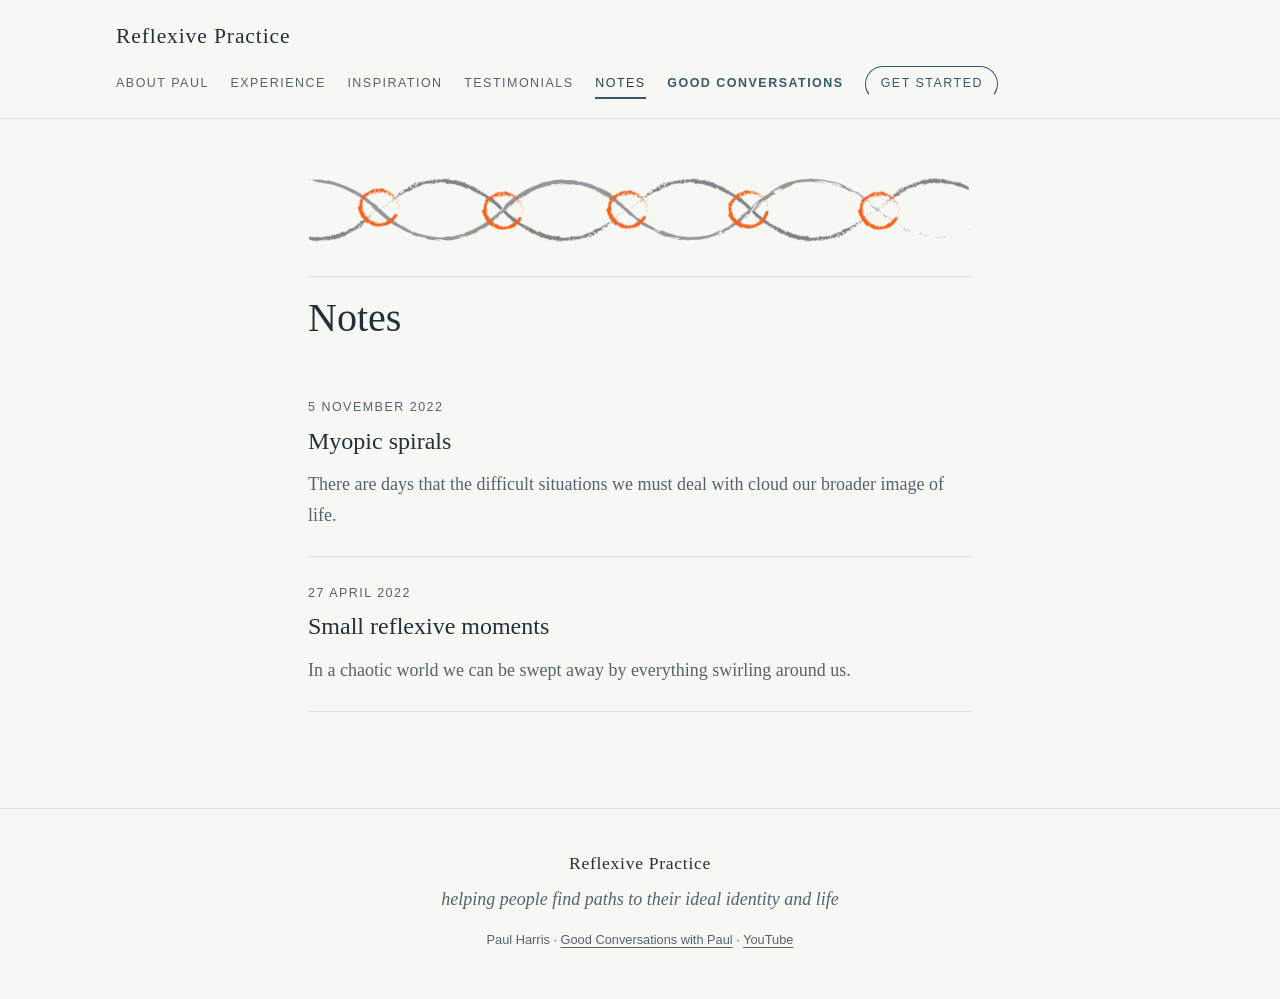
<file: writing/index.html>
<!DOCTYPE html>
<html lang="en">
<head>
<meta charset="utf-8">
<meta name="viewport" content="width=device-width, initial-scale=1">
<title>Notes &#8211; Reflexive Practice</title>
<meta name="description" content="helping people find paths to their ideal identity and life">
<link rel="icon" type="image/jpeg" href="/img/favicon.jpeg">
<link rel="stylesheet" href="/css/style.css">
</head>
<body>
<header class="site-header">
  <div class="wrap header-inner">
    <a class="wordmark" href="/">Reflexive&nbsp;Practice</a>
    <nav class="site-nav">
        <a href="/coach/">About Paul</a>
        <a href="/experience/">Experience</a>
        <a href="/inspiration/">Inspiration</a>
        <a href="/testimonials/">Testimonials</a>
        <a href="/writing/" class="active">Notes</a>
        <a href="/good-conversations-with-paul/" data-podcast="">Good Conversations</a>
        <a class="btn-nav" href="/getstarted/">Get started</a>
    </nav>
  </div>
</header>

<main>

<article class="wrap narrow page-body">
  <div class="banner-strip in-page"><img src="/img/practice-banner.png" alt="Reflexive Practice"></div>
  <h1>Notes</h1>
  <ul class="post-list">
    <li>
      <p class="post-date">5 November 2022</p>
      <h2><a href="/writing/myopic-spirals/">Myopic spirals</a></h2>
      <p>There are days that the difficult situations we must deal with cloud our broader image of life.</p>
    </li>
    <li>
      <p class="post-date">27 April 2022</p>
      <h2><a href="/writing/small-reflexive-moments/">Small reflexive moments</a></h2>
      <p>In a chaotic world we can be swept away by everything swirling around us.</p>
    </li>
  </ul>
</article>

</main>

<footer class="site-footer">
  <div class="wrap">
    <p class="footer-name">Reflexive Practice</p>
    <p class="footer-tag">helping people find paths to their ideal identity and life</p>
    <p class="footer-meta">Paul Harris &middot; <a href="/good-conversations-with-paul/">Good Conversations with Paul</a> &middot; <a href="https://www.youtube.com/@reflexivepractice">YouTube</a></p>
  </div>
</footer>
</body>
</html>
</file>
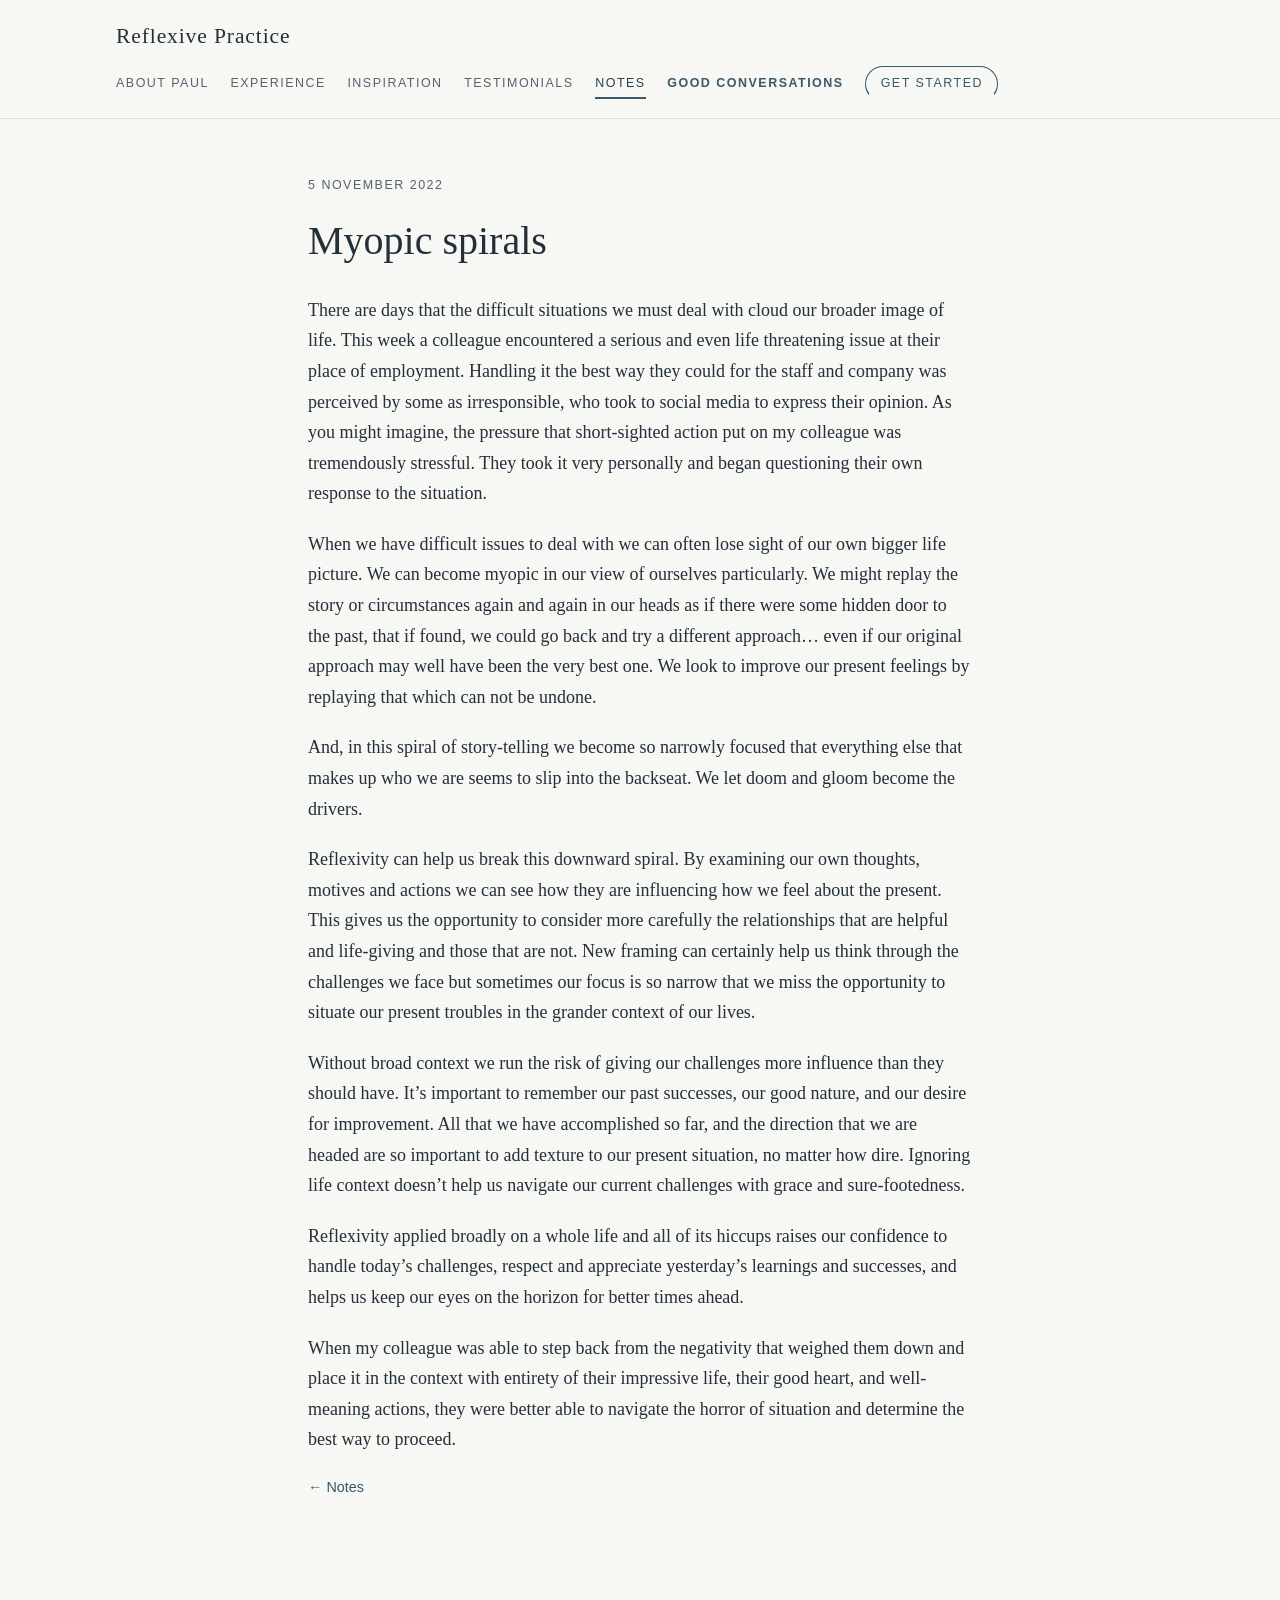
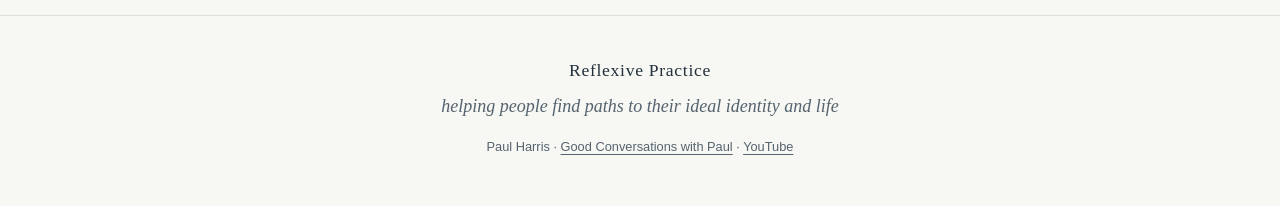
<file: writing/myopic-spirals/index.html>
<!DOCTYPE html>
<html lang="en">
<head>
<meta charset="utf-8">
<meta name="viewport" content="width=device-width, initial-scale=1">
<title>Myopic spirals &#8211; Reflexive Practice</title>
<meta name="description" content="helping people find paths to their ideal identity and life">
<link rel="icon" type="image/jpeg" href="/img/favicon.jpeg">
<link rel="stylesheet" href="/css/style.css">
</head>
<body>
<header class="site-header">
  <div class="wrap header-inner">
    <a class="wordmark" href="/">Reflexive&nbsp;Practice</a>
    <nav class="site-nav">
        <a href="/coach/">About Paul</a>
        <a href="/experience/">Experience</a>
        <a href="/inspiration/">Inspiration</a>
        <a href="/testimonials/">Testimonials</a>
        <a href="/writing/" class="active">Notes</a>
        <a href="/good-conversations-with-paul/" data-podcast="">Good Conversations</a>
        <a class="btn-nav" href="/getstarted/">Get started</a>
    </nav>
  </div>
</header>

<main>

<article class="wrap narrow page-body post">
  <p class="post-date">5 November 2022</p>
  <h1>Myopic spirals</h1>
  <p>There are days that the difficult situations we must deal with cloud our broader image of life. This week a colleague encountered a serious and even life threatening issue at their place of employment. Handling it the best way they could for the staff and company was perceived by some as irresponsible, who took to social media to express their opinion. As you might imagine, the pressure that short-sighted action put on my colleague was tremendously stressful. They took it very personally and began questioning their own response to the situation.</p>
  <p>When we have difficult issues to deal with we can often lose sight of our own bigger life picture. We can become myopic in our view of ourselves particularly. We might replay the story or circumstances again and again in our heads as if there were some hidden door to the past, that if found, we could go back and try a different approach&#8230; even if our original approach may well have been the very best one. We look to improve our present feelings by replaying that which can not be undone.</p>
  <p>And, in this spiral of story-telling we become so narrowly focused that everything else that makes up who we are seems to slip into the backseat. We let doom and gloom become the drivers.</p>
  <p>Reflexivity can help us break this downward spiral. By examining our own thoughts, motives and actions we can see how they are influencing how we feel about the present. This gives us the opportunity to consider more carefully the relationships that are helpful and life-giving and those that are not. New framing can certainly help us think through the challenges we face but sometimes our focus is so narrow that we miss the opportunity to situate our present troubles in the grander context of our lives.</p>
  <p>Without broad context we run the risk of giving our challenges more influence than they should have. It&#8217;s important to remember our past successes, our good nature, and our desire for improvement. All that we have accomplished so far, and the direction that we are headed are so important to add texture to our present situation, no matter how dire. Ignoring life context doesn&#8217;t help us navigate our current challenges with grace and sure-footedness.</p>
  <p>Reflexivity applied broadly on a whole life and all of its hiccups raises our confidence to handle today&#8217;s challenges, respect and appreciate yesterday&#8217;s learnings and successes, and helps us keep our eyes on the horizon for better times ahead.</p>
  <p>When my colleague was able to step back from the negativity that weighed them down and place it in the context with entirety of their impressive life, their good heart, and well-meaning actions, they were better able to navigate the horror of situation and determine the best way to proceed.</p>
  <p class="back-link"><a href="/writing/">&#8592; Notes</a></p>
</article>

</main>

<footer class="site-footer">
  <div class="wrap">
    <p class="footer-name">Reflexive Practice</p>
    <p class="footer-tag">helping people find paths to their ideal identity and life</p>
    <p class="footer-meta">Paul Harris &middot; <a href="/good-conversations-with-paul/">Good Conversations with Paul</a> &middot; <a href="https://www.youtube.com/@reflexivepractice">YouTube</a></p>
  </div>
</footer>
</body>
</html>
</file>
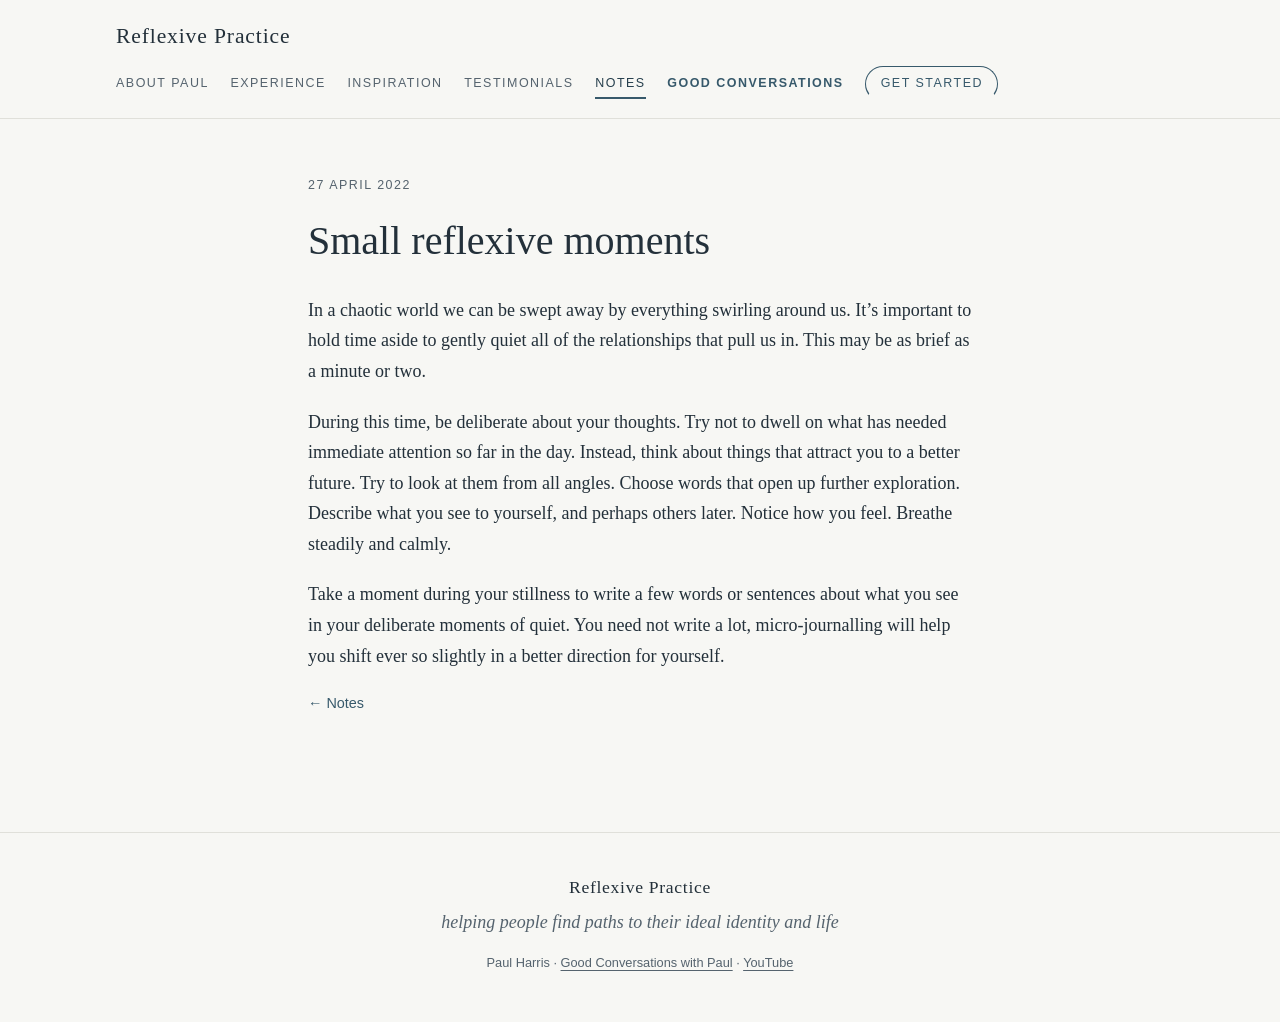
<file: writing/small-reflexive-moments/index.html>
<!DOCTYPE html>
<html lang="en">
<head>
<meta charset="utf-8">
<meta name="viewport" content="width=device-width, initial-scale=1">
<title>Small reflexive moments &#8211; Reflexive Practice</title>
<meta name="description" content="helping people find paths to their ideal identity and life">
<link rel="icon" type="image/jpeg" href="/img/favicon.jpeg">
<link rel="stylesheet" href="/css/style.css">
</head>
<body>
<header class="site-header">
  <div class="wrap header-inner">
    <a class="wordmark" href="/">Reflexive&nbsp;Practice</a>
    <nav class="site-nav">
        <a href="/coach/">About Paul</a>
        <a href="/experience/">Experience</a>
        <a href="/inspiration/">Inspiration</a>
        <a href="/testimonials/">Testimonials</a>
        <a href="/writing/" class="active">Notes</a>
        <a href="/good-conversations-with-paul/" data-podcast="">Good Conversations</a>
        <a class="btn-nav" href="/getstarted/">Get started</a>
    </nav>
  </div>
</header>

<main>

<article class="wrap narrow page-body post">
  <p class="post-date">27 April 2022</p>
  <h1>Small reflexive moments</h1>
  <p>In a chaotic world we can be swept away by everything swirling around us. It&#8217;s important to hold time aside to gently quiet all of the relationships that pull us in. This may be as brief as a minute or two.</p>
  <p>During this time, be deliberate about your thoughts. Try not to dwell on what has needed immediate attention so far in the day. Instead, think about things that attract you to a better future. Try to look at them from all angles. Choose words that open up further exploration. Describe what you see to yourself, and perhaps others later. Notice how you feel. Breathe steadily and calmly.</p>
  <p>Take a moment during your stillness to write a few words or sentences about what you see in your deliberate moments of quiet. You need not write a lot, micro-journalling will help you shift ever so slightly in a better direction for yourself.</p>
  <p class="back-link"><a href="/writing/">&#8592; Notes</a></p>
</article>

</main>

<footer class="site-footer">
  <div class="wrap">
    <p class="footer-name">Reflexive Practice</p>
    <p class="footer-tag">helping people find paths to their ideal identity and life</p>
    <p class="footer-meta">Paul Harris &middot; <a href="/good-conversations-with-paul/">Good Conversations with Paul</a> &middot; <a href="https://www.youtube.com/@reflexivepractice">YouTube</a></p>
  </div>
</footer>
</body>
</html>
</file>
<file: css/style.css>
/* Reflexive Practice — quiet, contemporary, one considered accent. */

:root {
  --paper: #f7f7f4;
  --surface: #ffffff;
  --ink: #23303a;
  --ink-soft: #55636e;
  --accent: #37596b;      /* deep ocean slate */
  --accent-dark: #263f4d;
  --hairline: #e0e0da;
  --serif: "Iowan Old Style", "Palatino Linotype", Palatino, "Book Antiqua", Georgia, serif;
  --sans: -apple-system, BlinkMacSystemFont, "Segoe UI", "Helvetica Neue", Arial, sans-serif;
}

* { box-sizing: border-box; }

html { -webkit-text-size-adjust: 100%; }

body {
  margin: 0;
  background: var(--paper);
  color: var(--ink);
  font-family: var(--serif);
  font-size: 1.125rem;
  line-height: 1.7;
}

img { max-width: 100%; height: auto; display: block; }

a { color: var(--accent); text-decoration-thickness: 1px; text-underline-offset: 3px; }
a:hover { color: var(--accent-dark); }

.wrap { max-width: 68rem; margin: 0 auto; padding: 0 1.25rem; }
.narrow { max-width: 44rem; }

/* ---------- header ---------- */

.site-header {
  background: var(--paper);
  border-bottom: 1px solid var(--hairline);
  padding: 1.1rem 0 1rem;
}

.header-inner {
  display: flex;
  flex-wrap: wrap;
  align-items: baseline;
  gap: 0.75rem 2rem;
  justify-content: space-between;
}

.wordmark {
  font-family: var(--serif);
  font-size: 1.35rem;
  letter-spacing: 0.04em;
  color: var(--ink);
  text-decoration: none;
  white-space: nowrap;
}

.site-nav {
  display: flex;
  flex-wrap: wrap;
  gap: 0.35rem 1.35rem;
  align-items: baseline;
  font-family: var(--sans);
  font-size: 0.78rem;
  letter-spacing: 0.12em;
  text-transform: uppercase;
}

.site-nav a {
  color: var(--ink-soft);
  text-decoration: none;
  padding: 0.2rem 0;
  border-bottom: 2px solid transparent;
}

.site-nav a:hover { color: var(--accent-dark); }
.site-nav a.active { color: var(--accent-dark); border-bottom-color: var(--accent); }
.site-nav a[data-podcast] { color: var(--accent); font-weight: 600; }

.btn-nav {
  border: 1px solid var(--accent);
  border-radius: 2rem;
  padding: 0.35rem 0.9rem !important;
  color: var(--accent) !important;
}
.btn-nav:hover { background: var(--accent); color: #fff !important; }

/* ---------- buttons ---------- */

.btn {
  display: inline-block;
  font-family: var(--sans);
  font-size: 0.8rem;
  letter-spacing: 0.12em;
  text-transform: uppercase;
  text-decoration: none;
  color: #fff;
  background: var(--accent);
  border-radius: 2rem;
  padding: 0.7rem 1.6rem;
}
.btn:hover { background: var(--accent-dark); color: #fff; }

/* ---------- home ---------- */

.banner-strip { padding: 2.5rem 1.25rem 2rem; max-width: 60rem; margin: 0 auto; }
.banner-strip.in-page { padding: 0 0 2rem; max-width: none; margin: 0 0 1rem; border-bottom: 1px solid var(--hairline); }

.full-bleed { margin: 0; }
.full-bleed img { width: 100%; }

.hero-statement { padding: 4rem 1.25rem 3.5rem; text-align: center; }
.hero-statement h1 {
  font-size: clamp(1.6rem, 3.6vw, 2.4rem);
  font-weight: 500;
  line-height: 1.35;
  margin: 0 0 2rem;
}
.center { text-align: center; }

.duo-images {
  display: grid;
  grid-template-columns: 1fr 1fr;
  gap: 1.25rem;
  padding-bottom: 3rem;
}
.duo-images figure { margin: 0; }
.duo-images img { width: 100%; height: 100%; object-fit: cover; }

.two-col {
  display: grid;
  grid-template-columns: 2fr 3fr;
  gap: 3rem;
  padding-bottom: 4.5rem;
}

.col-quote blockquote {
  margin: 0;
  border-left: 3px solid var(--accent);
  padding-left: 1.4rem;
}
.col-quote blockquote p {
  font-size: 1.45rem;
  line-height: 1.45;
  font-style: italic;
  margin: 0 0 1rem;
}
.col-quote cite {
  font-family: var(--sans);
  font-style: normal;
  font-size: 0.78rem;
  letter-spacing: 0.1em;
  text-transform: uppercase;
  color: var(--ink-soft);
}

.col-text p { margin: 0 0 1.2rem; }
.col-text .btn { margin-top: 0.6rem; }

/* ---------- generic pages ---------- */

.page-body { padding: 3.5rem 1.25rem 4rem; }
.page-body h1 {
  font-size: clamp(1.8rem, 3.5vw, 2.5rem);
  font-weight: 500;
  line-height: 1.25;
  margin: 0 0 1.8rem;
}
.page-body h2 { font-weight: 500; margin: 2.2rem 0 1rem; }
.page-body p { margin: 0 0 1.25rem; }

.kicker {
  font-family: var(--sans);
  text-transform: uppercase;
  letter-spacing: 4px;
  font-weight: 700;
  font-size: 1rem;
  color: var(--accent-dark);
  margin: 0 0 1.5rem;
}

/* about gallery */
.gallery-3 {
  display: grid;
  grid-template-columns: repeat(3, 1fr);
  gap: 1.25rem;
  padding-bottom: 4rem;
}
.gallery-3 figure { margin: 0; }
.gallery-3 img { width: 100%; height: 100%; object-fit: cover; aspect-ratio: 3 / 4; }

/* get started */
.contact-cta { margin-top: 2rem; }
.logo-figure { margin: 3rem auto 0; max-width: 20rem; }

/* podcast */
.video-embed {
  position: relative;
  aspect-ratio: 16 / 9;
  margin: 2rem 0;
  background: #0b1418;
}
.video-embed iframe {
  position: absolute; inset: 0;
  width: 100%; height: 100%;
  border: 0;
}

/* testimonials */
.testimonial {
  background: var(--surface);
  border: 1px solid var(--hairline);
  border-radius: 6px;
  padding: 1.8rem 2rem 1.4rem;
  margin-bottom: 1.75rem;
}
.testimonial .attribution {
  font-family: var(--sans);
  font-size: 0.85rem;
  letter-spacing: 0.04em;
  color: var(--ink-soft);
  margin-bottom: 0.2rem;
}

/* inspiration */
.inspiration-grid {
  display: grid;
  grid-template-columns: repeat(3, 1fr);
  gap: 2.5rem;
  margin-top: 1rem;
}
.insp-quote {
  text-align: center;
  font-weight: 600;
  font-size: 1.02rem;
  line-height: 1.55;
  margin: 0 0 1.5rem;
}
.insp-img { margin: 0 auto 1.5rem; width: 9.5rem; }
.insp-img img { width: 9.5rem; height: 9.5rem; object-fit: cover; border-radius: 50%; }

/* writing */
.post-list { list-style: none; margin: 0; padding: 0; }
.post-list li { border-bottom: 1px solid var(--hairline); padding: 1.6rem 0; }
.post-list h2 { margin: 0.15rem 0 0.5rem; font-size: 1.5rem; }
.post-list h2 a { color: var(--ink); text-decoration: none; }
.post-list h2 a:hover { color: var(--accent); }
.post-list p { margin: 0; color: var(--ink-soft); }

.post-date {
  font-family: var(--sans);
  font-size: 0.78rem;
  letter-spacing: 0.12em;
  text-transform: uppercase;
  color: var(--ink-soft);
  margin: 0 0 0.3rem;
}
.post h1 { margin-top: 0.2rem; }
.back-link { margin-top: 2.5rem; font-family: var(--sans); font-size: 0.9rem; }
.back-link a { text-decoration: none; }

/* ---------- footer ---------- */

.site-footer {
  border-top: 1px solid var(--hairline);
  margin-top: 2rem;
  padding: 2.5rem 0 3rem;
  text-align: center;
}
.footer-name { font-size: 1.1rem; letter-spacing: 0.04em; margin: 0 0 0.3rem; }
.footer-tag { font-style: italic; color: var(--ink-soft); margin: 0 0 0.9rem; }
.footer-meta {
  font-family: var(--sans);
  font-size: 0.8rem;
  color: var(--ink-soft);
  margin: 0;
}
.footer-meta a { color: var(--ink-soft); }
.footer-meta a:hover { color: var(--accent); }

/* ---------- responsive ---------- */

@media (max-width: 800px) {
  .two-col { grid-template-columns: 1fr; gap: 2rem; }
  .inspiration-grid { grid-template-columns: 1fr; gap: 1rem; }
  .gallery-3 { grid-template-columns: 1fr; }
  .gallery-3 img { aspect-ratio: auto; }
  .duo-images { grid-template-columns: 1fr; }
  .hero-statement { padding: 3rem 1.25rem 2.5rem; }
  .page-body { padding: 2.5rem 1.25rem 3rem; }
  .header-inner { flex-direction: column; align-items: flex-start; }
}
</file>
